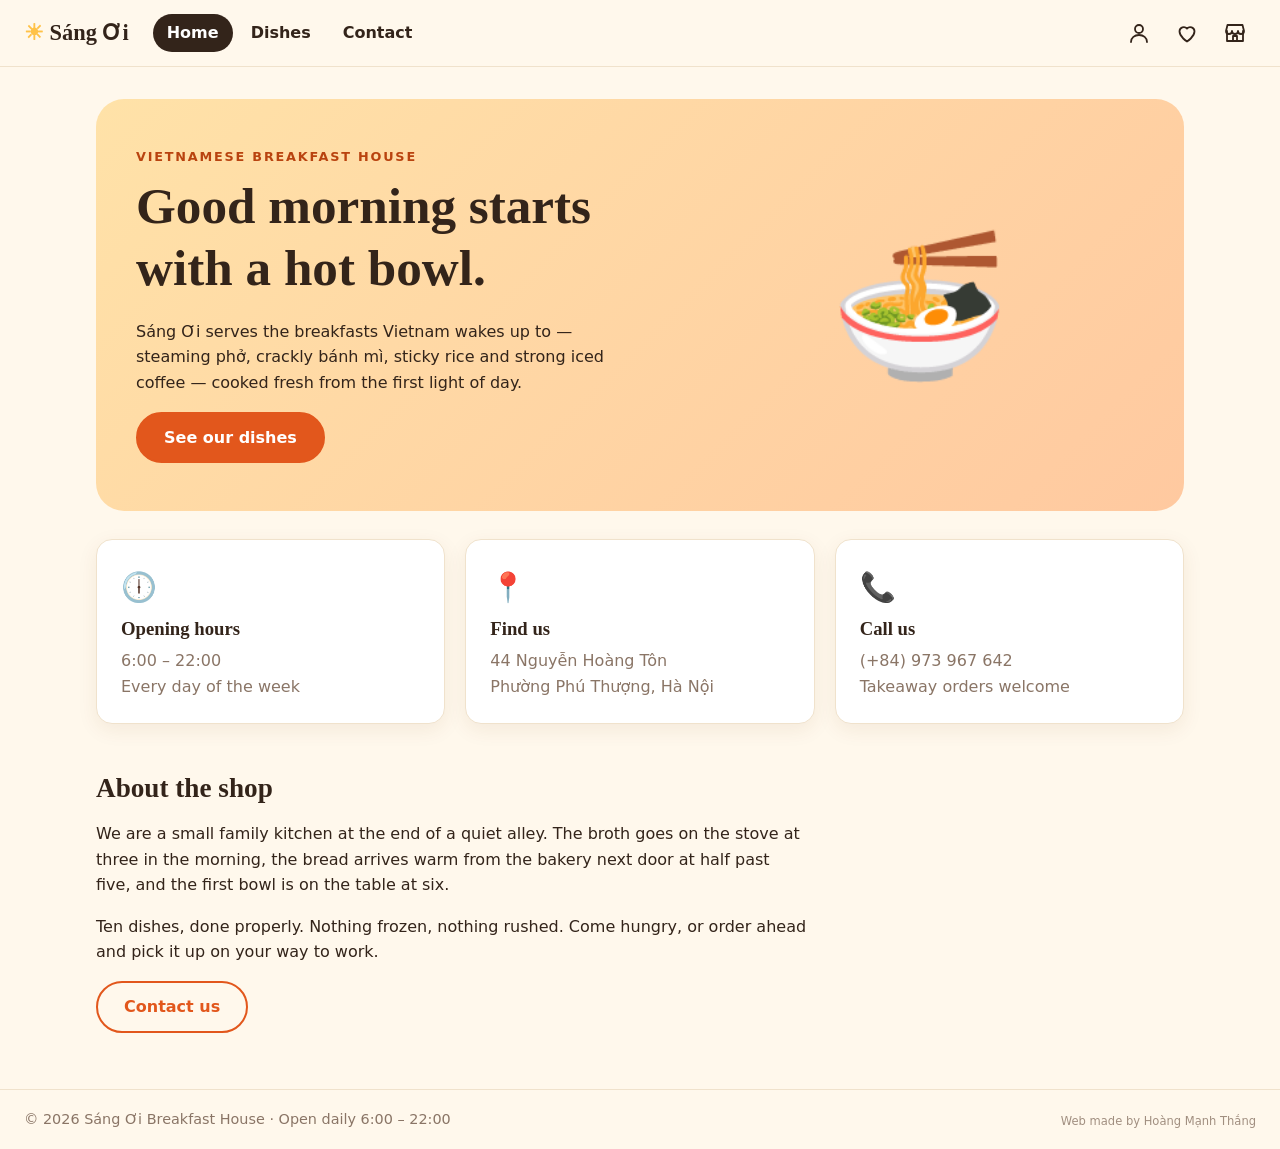
<file: index.html>
<!DOCTYPE html>
<html lang="en">
<head>
  <meta charset="UTF-8">
  <meta name="viewport" content="width=device-width, initial-scale=1.0">
  <title>Sáng Ơi — Vietnamese Breakfast House</title>
  <link rel="stylesheet" href="style.css">
</head>
<body data-page="home">

  <main>
    <section class="hero">
      <div>
        <p class="eyebrow">Vietnamese breakfast house</p>
        <h1>Good morning starts with a hot bowl.</h1>
        <p>Sáng Ơi serves the breakfasts Vietnam wakes up to — steaming phở, crackly bánh mì,
           sticky rice and strong iced coffee — cooked fresh from the first light of day.</p>
        <a class="btn" href="menu.html">See our dishes</a>
      </div>
      <div class="hero-art">🍜</div>
    </section>

    <section class="info-grid">
      <div class="info-card">
        <div class="ico">🕕</div>
        <h3>Opening hours</h3>
        <p>6:00 – 22:00<br>Every day of the week</p>
      </div>
      <div class="info-card">
        <div class="ico">📍</div>
        <h3>Find us</h3>
        <p>44 Nguyễn Hoàng Tôn<br>Phường Phú Thượng, Hà Nội</p>
      </div>
      <div class="info-card">
        <div class="ico">📞</div>
        <h3>Call us</h3>
        <p>(+84) 973 967 642<br>Takeaway orders welcome</p>
      </div>
    </section>

    <section class="about">
      <h2>About the shop</h2>
      <p>We are a small family kitchen at the end of a quiet alley. The broth goes on the stove at
         three in the morning, the bread arrives warm from the bakery next door at half past five,
         and the first bowl is on the table at six.</p>
      <p>Ten dishes, done properly. Nothing frozen, nothing rushed. Come hungry, or order ahead
         and pick it up on your way to work.</p>
      <a class="btn btn-outline" href="contact.html">Contact us</a>
    </section>
  </main>

  <script src="script.js"></script>
</body>
</html>
</file>
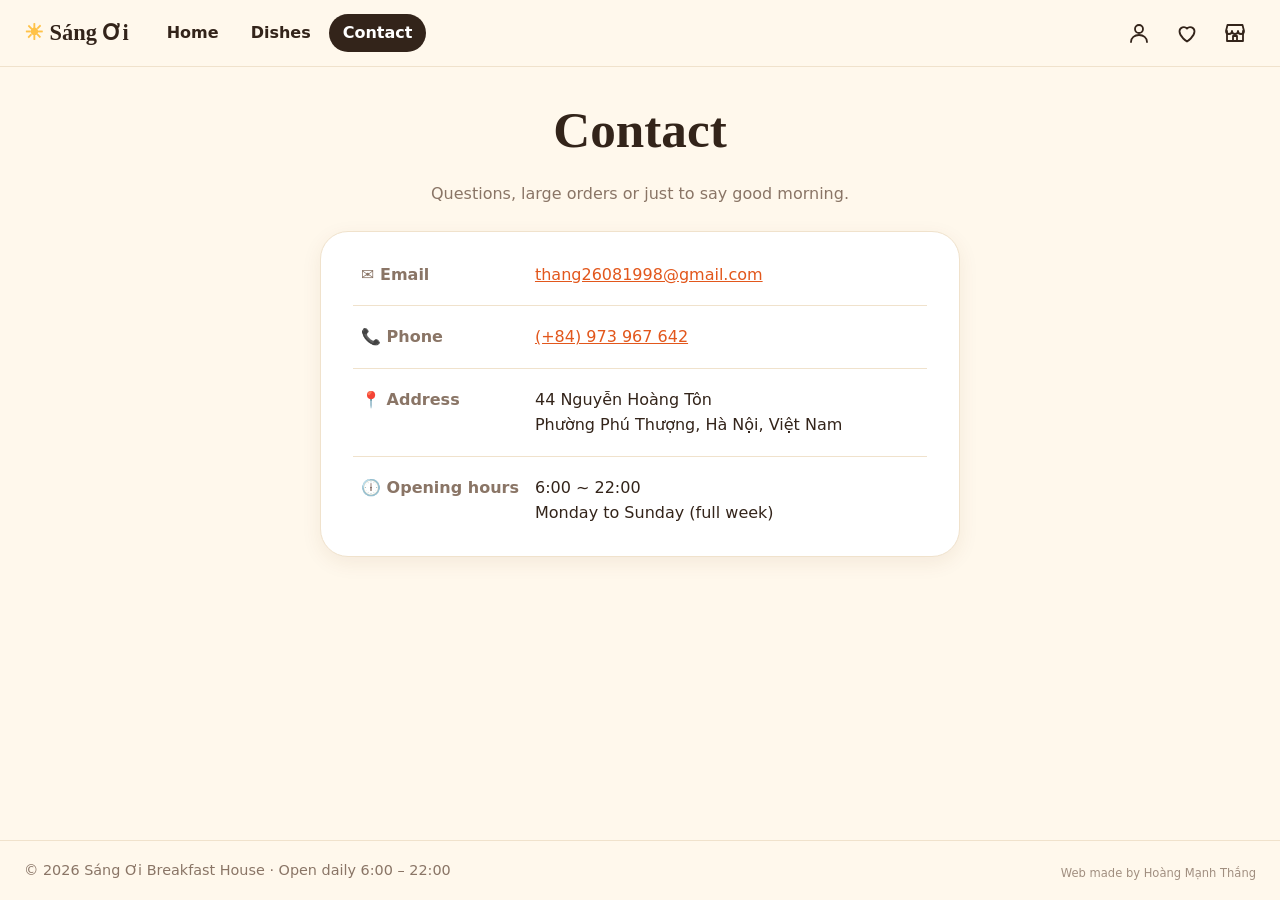
<file: contact.html>
<!DOCTYPE html>
<html lang="en">
<head>
  <meta charset="UTF-8">
  <meta name="viewport" content="width=device-width, initial-scale=1.0">
  <title>Contact — Sáng Ơi</title>
  <link rel="stylesheet" href="style.css">
</head>
<body data-page="contact">

  <main>
    <h1 class="center">Contact</h1>
    <p class="lead center">Questions, large orders or just to say good morning.</p>

    <section class="contact-card">
      <table>
        <tr>
          <th>✉️ Email</th>
          <td><a href="mailto:thang26081998@gmail.com">thang26081998@gmail.com</a></td>
        </tr>
        <tr>
          <th>📞 Phone</th>
          <td><a href="tel:+84973967642">(+84) 973 967 642</a></td>
        </tr>
        <tr>
          <th>📍 Address</th>
          <td>44 Nguyễn Hoàng Tôn<br>Phường Phú Thượng, Hà Nội, Việt Nam</td>
        </tr>
        <tr>
          <th>🕕 Opening hours</th>
          <td>6:00 ~ 22:00<br>Monday to Sunday (full week)</td>
        </tr>
      </table>
    </section>
  </main>

  <script src="script.js"></script>
</body>
</html>
</file>
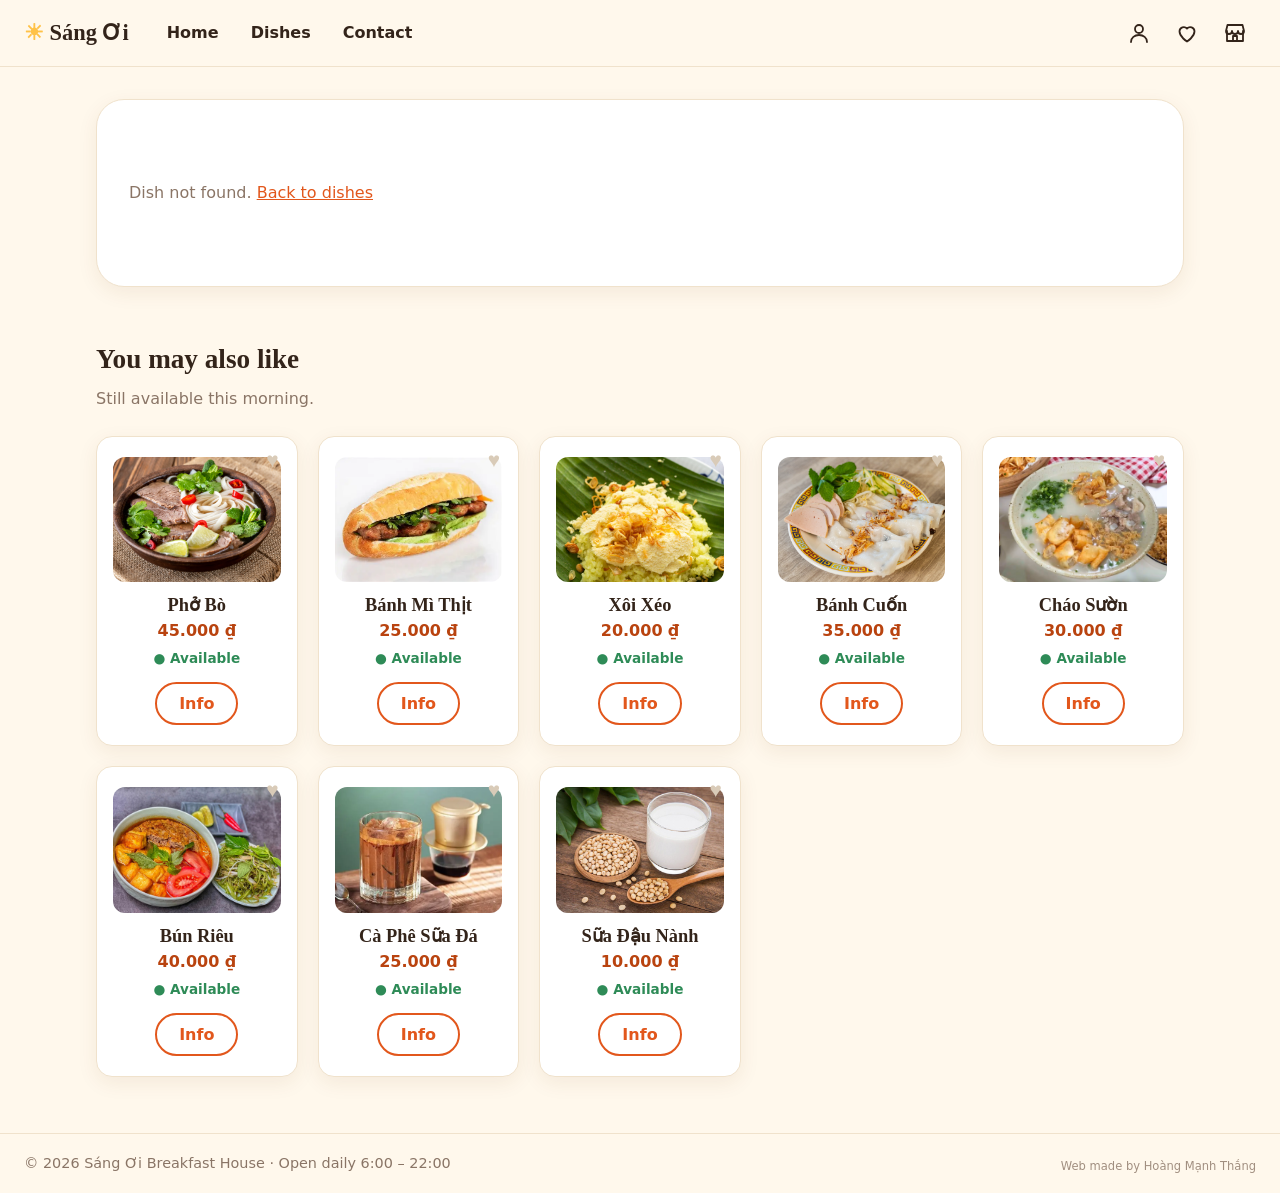
<file: detail.html>
<!DOCTYPE html>
<html lang="en">
<head>
  <meta charset="UTF-8">
  <meta name="viewport" content="width=device-width, initial-scale=1.0">
  <title>Dish info — Sáng Ơi</title>
  <link rel="stylesheet" href="style.css">
</head>
<body data-page="detail">

  <main>
    <!-- Dish info is filled in by script.js from the ?id= in the address -->
    <section class="detail" id="detail"></section>

    <h2 class="section-title">You may also like</h2>
    <p class="lead">Still available this morning.</p>
    <div class="grid" id="suggestGrid"></div>
  </main>

  <script src="script.js"></script>
</body>
</html>
</file>
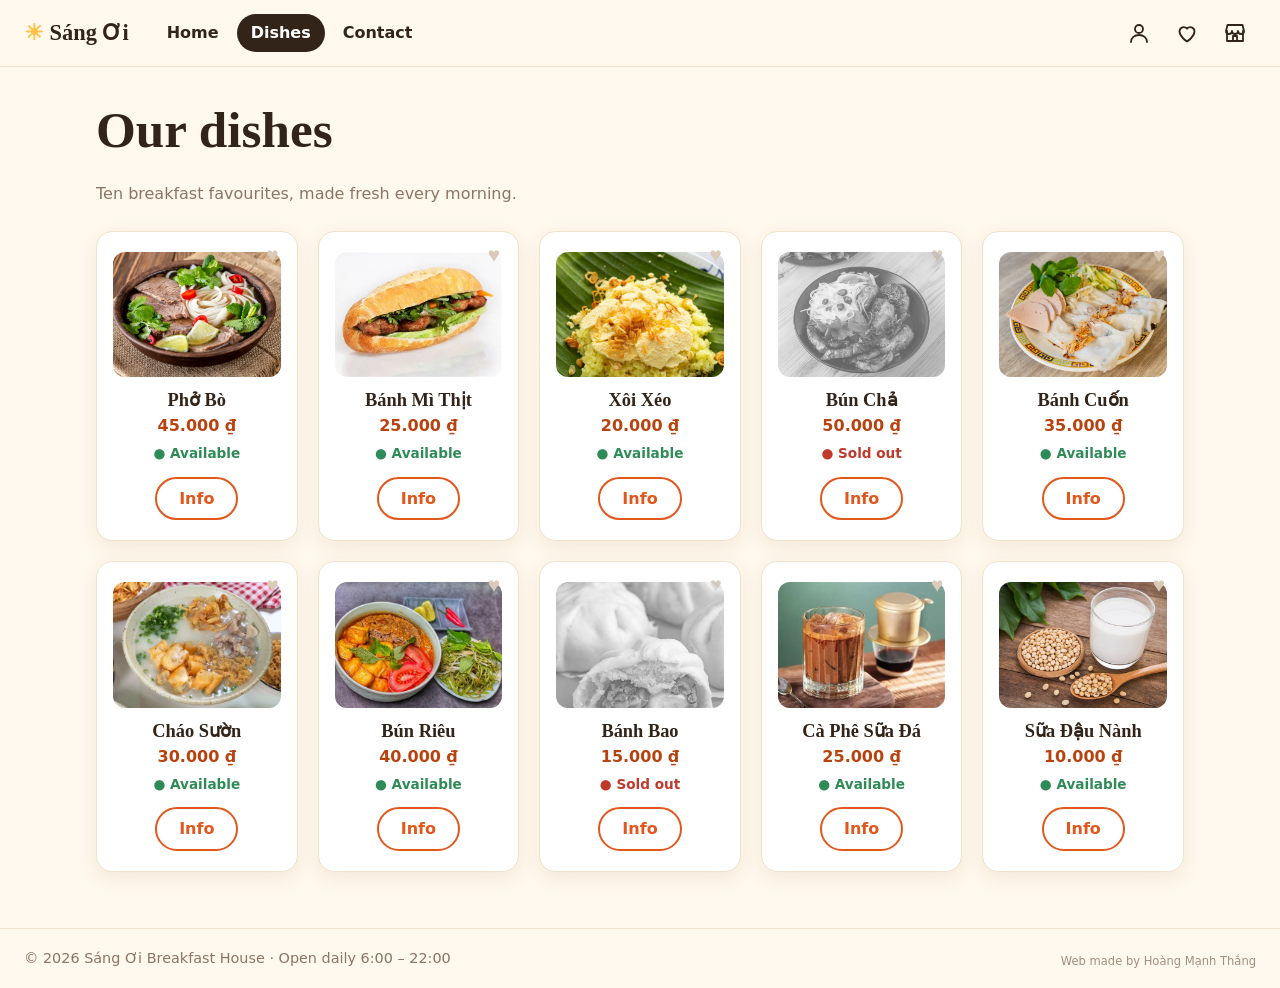
<file: menu.html>
<!DOCTYPE html>
<html lang="en">
<head>
  <meta charset="UTF-8">
  <meta name="viewport" content="width=device-width, initial-scale=1.0">
  <title>Dishes — Sáng Ơi</title>
  <link rel="stylesheet" href="style.css">
</head>
<body data-page="menu">

  <main>
    <h1 id="menuTitle">Our dishes</h1>
    <p class="lead" id="menuLead">Ten breakfast favourites, made fresh every morning.</p>

    <!-- Dish cards are filled in by script.js -->
    <div class="grid" id="menuGrid"></div>
  </main>

  <script src="script.js"></script>
</body>
</html>
</file>
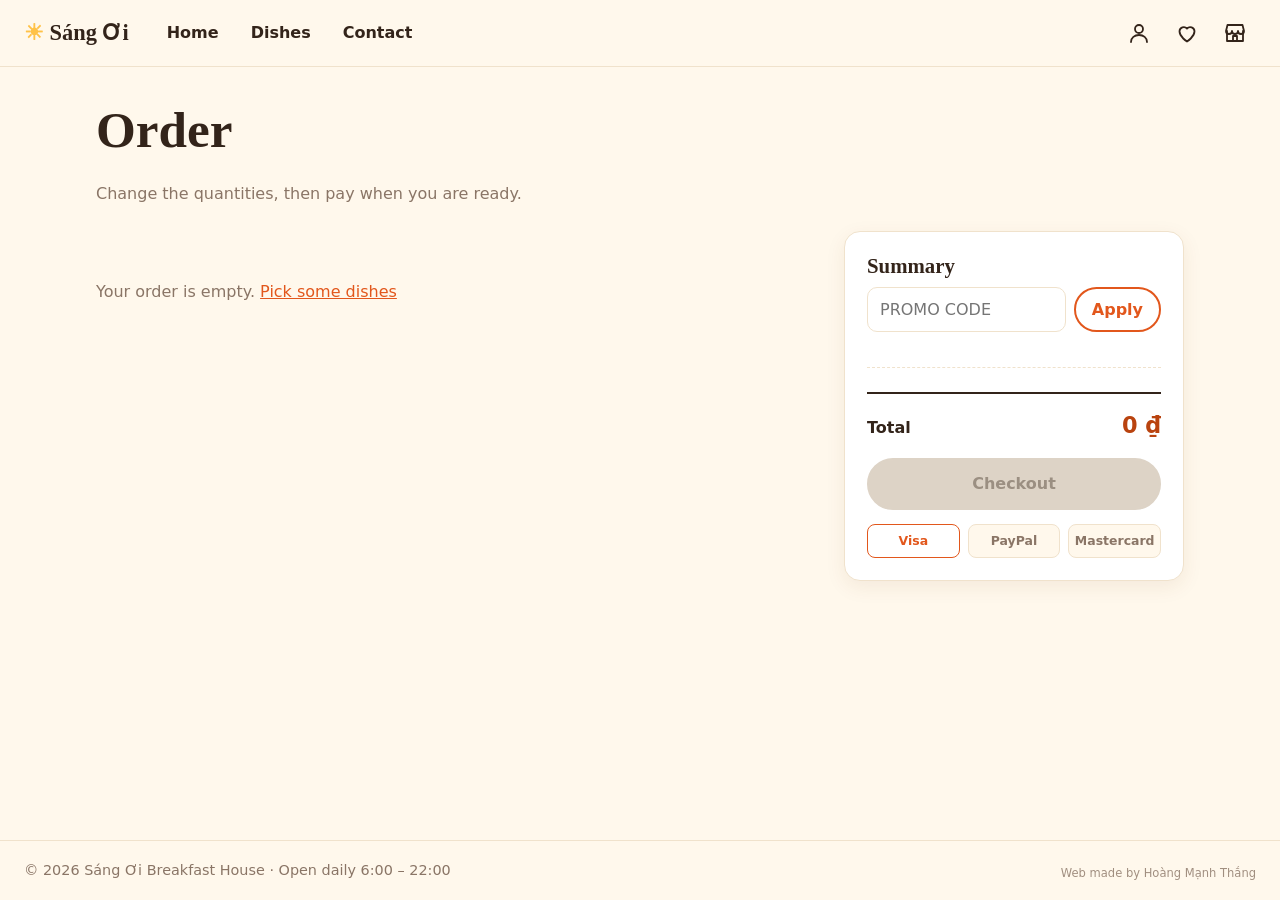
<file: order.html>
<!DOCTYPE html>
<html lang="en">
<head>
  <meta charset="UTF-8">
  <meta name="viewport" content="width=device-width, initial-scale=1.0">
  <title>Order — Sáng Ơi</title>
  <link rel="stylesheet" href="style.css">
</head>
<body data-page="order">

  <main id="orderMain">
    <h1>Order</h1>
    <p class="lead">Change the quantities, then pay when you are ready.</p>

    <div class="order-layout">
      <!-- Ordered dishes are filled in by script.js -->
      <section id="cartItems"></section>

      <aside class="summary">
        <h2>Summary</h2>

        <form class="promo" id="promoForm">
          <input id="promoInput" placeholder="Promo code" aria-label="Promo code">
          <button class="btn btn-outline" type="submit">Apply</button>
        </form>
        <p class="promo-msg" id="promoMsg"></p>

        <ul id="summaryLines"></ul>

        <div class="total-row">
          <span>Total</span>
          <strong id="total">0 ₫</strong>
        </div>

        <button class="btn" id="checkoutBtn">Checkout</button>

        <div class="pay-methods" id="payMethods">
          <button type="button" class="on">Visa</button>
          <button type="button">PayPal</button>
          <button type="button">Mastercard</button>
        </div>
      </aside>
    </div>
  </main>

  <script src="script.js"></script>
</body>
</html>
</file>
<file: style.css>
/* ===== Sáng Ơi Breakfast House ===== */
:root {
  --bg: #fff8ec;
  --paper: #ffffff;
  --ink: #33241a;
  --muted: #8a7566;
  --line: #f0e2cc;
  --brand: #e2571c;
  --brand-dark: #b9430f;
  --sun: #ffc247;
  --green: #2e8b57;
  --red: #c0392b;
  --radius: 16px;
  --shadow: 0 6px 20px rgba(120, 70, 20, 0.08);
}

* { box-sizing: border-box; }

body {
  margin: 0;
  min-height: 100vh;
  display: flex;
  flex-direction: column;
  background: var(--bg);
  color: var(--ink);
  font-family: "Segoe UI", system-ui, -apple-system, Roboto, Arial, sans-serif;
  line-height: 1.6;
}

h1, h2, h3 { font-family: Georgia, "Times New Roman", serif; line-height: 1.2; margin: 0 0 .4em; }
h1 { font-size: clamp(2rem, 5vw, 3.2rem); }
h2 { font-size: 1.7rem; }
a { color: var(--brand); }
main { flex: 1; width: 100%; max-width: 1120px; margin: 0 auto; padding: 32px 16px 56px; }
.lead { color: var(--muted); margin-top: 0; }
.empty { color: var(--muted); padding: 32px 0; grid-column: 1 / -1; }

/* ---------- Header ---------- */
.site-header {
  position: sticky; top: 0; z-index: 10;
  display: flex; align-items: center; gap: 24px;
  padding: 12px 24px;
  background: rgba(255, 248, 236, .94);
  backdrop-filter: blur(6px);
  border-bottom: 1px solid var(--line);
}
.logo { font-family: Georgia, serif; font-size: 1.4rem; font-weight: bold; color: var(--ink); text-decoration: none; white-space: nowrap; }
.logo span { color: var(--sun); }
.site-header nav { display: flex; gap: 4px; flex: 1; }
.site-header nav a { padding: 6px 14px; border-radius: 999px; color: var(--ink); text-decoration: none; font-weight: 600; }
.site-header nav a:hover { background: var(--line); }
.site-header nav a.active { background: var(--ink); color: #fff; }

.icons { display: flex; gap: 6px; }
.icon-btn {
  position: relative;
  width: 42px; height: 42px;
  display: grid; place-items: center;
  border: 0; border-radius: 50%;
  background: transparent; color: var(--ink);
  cursor: pointer; text-decoration: none;
}
.icon-btn:hover { background: var(--line); color: var(--brand); }
.icon-btn svg { width: 24px; height: 24px; fill: none; stroke: currentColor; stroke-width: 1.8; stroke-linecap: round; stroke-linejoin: round; }
.badge {
  position: absolute; top: 2px; right: 0;
  min-width: 18px; height: 18px; padding: 0 5px;
  border-radius: 999px; background: var(--brand); color: #fff;
  font-size: 11px; font-weight: 700; line-height: 18px; text-align: center;
}
.badge:empty { display: none; }
.avatar { width: 30px; height: 30px; border-radius: 50%; background: var(--brand); color: #fff; display: grid; place-items: center; font-size: 14px; }

/* ---------- Buttons ---------- */
.btn {
  display: inline-block;
  padding: 11px 26px;
  border: 2px solid var(--brand); border-radius: 999px;
  background: var(--brand); color: #fff;
  font: inherit; font-weight: 700; text-decoration: none; text-align: center;
  cursor: pointer; transition: background .15s, transform .15s;
}
.btn:hover { background: var(--brand-dark); border-color: var(--brand-dark); transform: translateY(-1px); }
.btn-outline { background: transparent; color: var(--brand); }
.btn-outline:hover { background: var(--brand); color: #fff; }
.btn:disabled { background: #ddd3c6; border-color: #ddd3c6; color: #9b8f82; cursor: not-allowed; transform: none; }

/* ---------- Home ---------- */
.hero {
  display: grid; grid-template-columns: 1.2fr 1fr; gap: 24px; align-items: center;
  padding: 48px 40px;
  border-radius: 28px;
  background: linear-gradient(135deg, #ffe2a8 0%, #ffc9a0 100%);
}
.hero .eyebrow { text-transform: uppercase; letter-spacing: .14em; font-size: .8rem; font-weight: 700; color: var(--brand-dark); margin: 0 0 8px; }
.hero p { max-width: 46ch; }
.hero-art { font-size: clamp(5rem, 14vw, 9rem); text-align: center; line-height: 1; }

.info-grid { display: grid; grid-template-columns: repeat(3, 1fr); gap: 20px; margin-top: 28px; }
.info-card { background: var(--paper); border: 1px solid var(--line); border-radius: var(--radius); padding: 24px; box-shadow: var(--shadow); }
.info-card .ico { font-size: 1.8rem; }
.info-card h3 { margin-top: 8px; }
.info-card p { margin: 0; color: var(--muted); }
.about { margin-top: 48px; max-width: 70ch; }

/* ---------- Dish cards ---------- */
.grid { display: grid; grid-template-columns: repeat(auto-fill, minmax(200px, 1fr)); gap: 20px; margin-top: 24px; }
.card {
  position: relative;
  display: flex; flex-direction: column; align-items: center; text-align: center;
  padding: 20px 16px;
  background: var(--paper); border: 1px solid var(--line); border-radius: var(--radius);
  box-shadow: var(--shadow); transition: transform .15s;
}
.card:hover { transform: translateY(-4px); }
.card-art { width: 100%; aspect-ratio: 4 / 3; display: grid; place-items: center; font-size: 3.2rem; background: var(--bg); border-radius: 12px; margin-bottom: 12px; overflow: hidden; }
/* Real photos: every picture is cropped to fill its frame, so all share one ratio */
.card-art img, .detail-art img, .cart-art img { width: 100%; height: 100%; object-fit: cover; display: block; }
.card.is-out .card-art { filter: grayscale(1); opacity: .6; }
.card h3 { font-size: 1.15rem; margin-bottom: 2px; }
.card .btn { margin-top: auto; padding: 7px 22px; }
.price { font-weight: 700; color: var(--brand-dark); margin: 0; }
.price.big { font-size: 1.6rem; }
.status { margin: 4px 0 12px; font-size: .85rem; font-weight: 700; }
.status::before { content: "● "; }
.status.in { color: var(--green); }
.status.out { color: var(--red); }
.fav { position: absolute; top: 10px; right: 12px; border: 0; background: none; font-size: 1.3rem; color: #d9cbb8; cursor: pointer; }
.fav:hover, .fav.on { color: #e63950; }

/* ---------- Detail ---------- */
.detail { display: grid; grid-template-columns: 1fr 1.2fr; gap: 32px; align-items: center; background: var(--paper); border: 1px solid var(--line); border-radius: 28px; padding: 32px; box-shadow: var(--shadow); }
.detail-art { overflow: hidden; aspect-ratio: 1; display: grid; place-items: center; font-size: clamp(5rem, 16vw, 10rem); background: linear-gradient(135deg, #ffe9c2, #ffd3b3); border-radius: 22px; }
.detail .back { font-size: .9rem; text-decoration: none; }
.detail .desc { color: var(--muted); max-width: 52ch; }
.section-title { margin-top: 56px; }

/* ---------- Order ---------- */
.order-layout { display: grid; grid-template-columns: 1fr 340px; gap: 28px; align-items: start; margin-top: 24px; }
.cart-row { display: grid; grid-template-columns: 56px 1fr auto 110px 32px; gap: 14px; align-items: center; background: var(--paper); border: 1px solid var(--line); border-radius: var(--radius); padding: 14px 16px; margin-bottom: 12px; }
.cart-art { overflow: hidden; width: 56px; height: 56px; display: grid; place-items: center; font-size: 2rem; background: var(--bg); border-radius: 12px; }
.cart-name h3 { font-size: 1.1rem; margin: 0; }
.line-total { text-align: right; }
.qty { display: flex; align-items: center; gap: 6px; }
.qty button { width: 38px; height: 36px; border: 1px solid var(--line); border-radius: 10px; background: var(--bg); font: inherit; font-weight: 700; cursor: pointer; }
.qty button:hover { background: var(--sun); border-color: var(--sun); }
.qty input { width: 56px; height: 36px; border: 1px solid var(--line); border-radius: 10px; text-align: center; font: inherit; }
.remove { border: 0; background: none; color: var(--muted); font-size: 1rem; cursor: pointer; }
.remove:hover { color: var(--red); }

.summary { position: sticky; top: 84px; background: var(--paper); border: 1px solid var(--line); border-radius: var(--radius); padding: 22px; box-shadow: var(--shadow); }
.summary h2 { font-size: 1.3rem; }
.promo { display: flex; gap: 8px; }
.promo input { flex: 1; min-width: 0; padding: 9px 12px; border: 1px solid var(--line); border-radius: 10px; font: inherit; text-transform: uppercase; }
.promo .btn { padding: 7px 16px; }
.promo-msg { min-height: 1.4em; margin: 6px 0 10px; font-size: .85rem; }
.promo-msg.ok { color: var(--green); }
.promo-msg.bad { color: var(--red); }
.summary ul { list-style: none; margin: 0; padding: 12px 0; border-top: 1px dashed var(--line); }
.summary li { display: flex; justify-content: space-between; gap: 12px; padding: 3px 0; }
.summary li.discount { color: var(--green); }
.total-row { display: flex; justify-content: space-between; align-items: baseline; padding: 14px 0; border-top: 2px solid var(--ink); font-weight: 700; }
.total-row strong { font-size: 1.4rem; color: var(--brand-dark); }
.summary > .btn { width: 100%; }
.pay-methods { display: flex; gap: 8px; margin-top: 14px; }
.pay-methods button { flex: 1; padding: 6px 4px; border: 1px solid var(--line); border-radius: 8px; background: var(--bg); font: inherit; font-size: .78rem; font-weight: 700; color: var(--muted); cursor: pointer; }
.pay-methods button.on { border-color: var(--brand); color: var(--brand); background: #fff; }

.thanks { text-align: center; padding: 64px 16px; }
.thanks-art { font-size: 5rem; }

/* ---------- Contact ---------- */
.contact-card { max-width: 640px; margin: 24px auto 0; background: var(--paper); border: 1px solid var(--line); border-radius: 28px; padding: 12px 32px; box-shadow: var(--shadow); }
.contact-card table { width: 100%; border-collapse: collapse; }
.contact-card th, .contact-card td { padding: 18px 8px; text-align: left; vertical-align: top; border-bottom: 1px solid var(--line); }
.contact-card tr:last-child th, .contact-card tr:last-child td { border-bottom: 0; }
.contact-card th { width: 150px; color: var(--muted); font-weight: 600; white-space: nowrap; }
.center { text-align: center; }

/* ---------- Footer, dialog, toast ---------- */
.site-footer { display: flex; justify-content: space-between; align-items: flex-end; gap: 16px; padding: 18px 24px; border-top: 1px solid var(--line); color: var(--muted); font-size: .9rem; }
.site-footer small { font-size: .72rem; opacity: .8; white-space: nowrap; }

dialog { border: 0; border-radius: var(--radius); padding: 28px; width: min(340px, 90vw); box-shadow: 0 20px 60px rgba(0, 0, 0, .25); }
dialog::backdrop { background: rgba(51, 36, 26, .5); }
dialog input { display: block; width: 100%; margin-bottom: 12px; padding: 10px 12px; border: 1px solid var(--line); border-radius: 10px; font: inherit; }
.dlg-actions { display: flex; justify-content: flex-end; gap: 8px; }
.dlg-actions .btn { padding: 7px 18px; }

.toast { position: fixed; left: 50%; bottom: 28px; transform: translate(-50%, 20px); padding: 12px 22px; border-radius: 999px; background: var(--ink); color: #fff; opacity: 0; pointer-events: none; transition: opacity .2s, transform .2s; z-index: 20; }
.toast.show { opacity: 1; transform: translate(-50%, 0); pointer-events: auto; }
.toast a { color: var(--sun); }

/* ---------- Small screens ---------- */
@media (max-width: 800px) {
  .site-header { flex-wrap: wrap; gap: 8px; padding: 10px 14px; }
  .site-header nav { order: 3; flex-basis: 100%; }
  .icons { margin-left: auto; }
  .hero, .detail, .order-layout { grid-template-columns: 1fr; }
  .hero { padding: 32px 24px; }
  .info-grid { grid-template-columns: 1fr; }
  .summary { position: static; }
  .cart-row { grid-template-columns: 48px 1fr 32px; }
  .cart-art { width: 48px; height: 48px; }
  .cart-row .remove { grid-column: 3; grid-row: 1; }
  .cart-row .qty { grid-column: 1 / 3; }
  .cart-row .line-total { grid-column: 3; white-space: nowrap; justify-self: end; }
  .contact-card { padding: 8px 16px; }
  .contact-card th { width: auto; }
  .site-footer { flex-direction: column; align-items: flex-end; }
}
</file>
